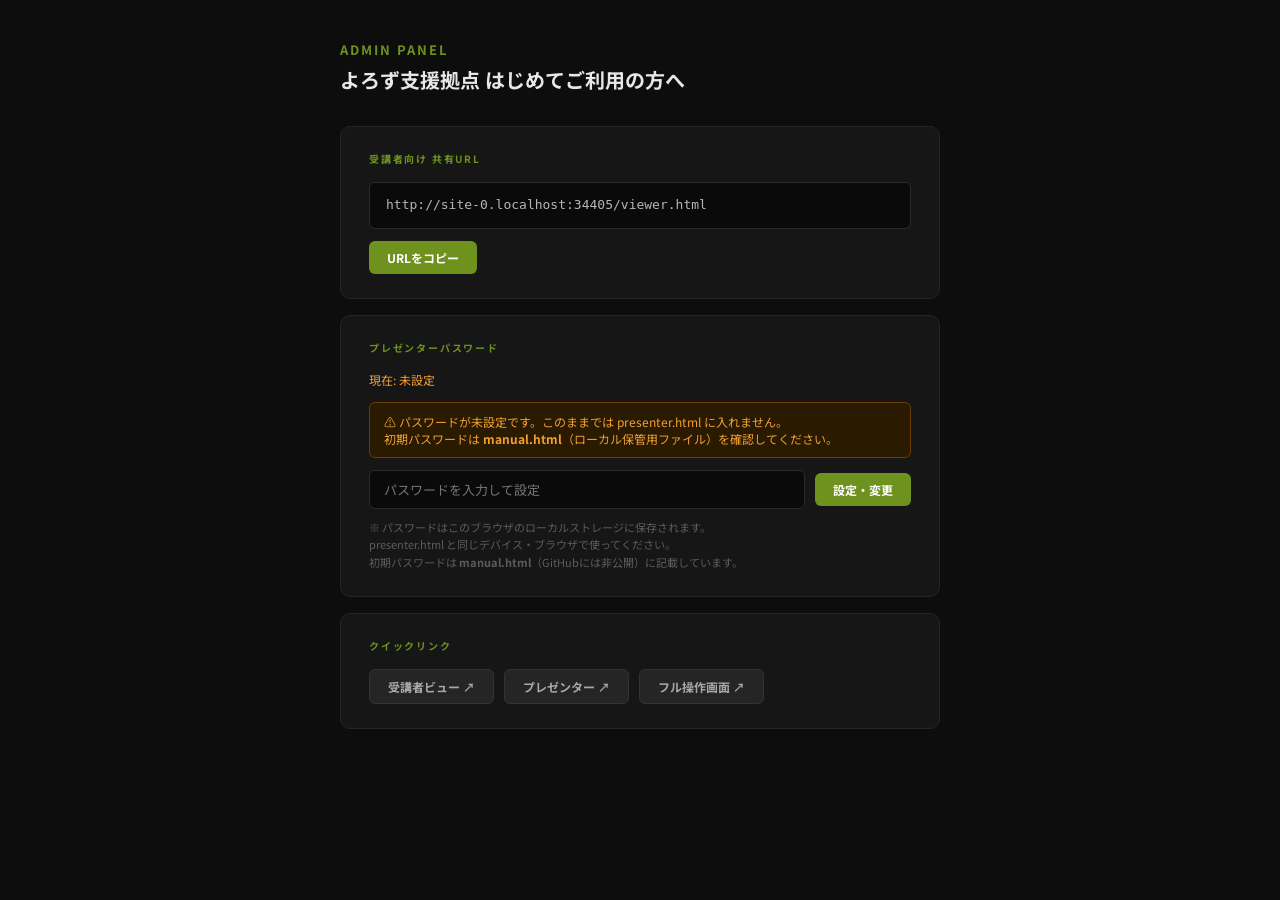
<file: admin.html>
﻿<!DOCTYPE html>
<html lang="ja">
<head>
  <meta charset="UTF-8">
  <meta name="viewport" content="width=device-width, initial-scale=1.0">
  <title>管理画面 — よろず支援拠点 はじめてご利用の方へ</title>
  <link rel="preconnect" href="https://fonts.googleapis.com">
  <link rel="preconnect" href="https://fonts.gstatic.com" crossorigin>
  <link href="https://fonts.googleapis.com/css2?family=Noto+Sans+JP:wght@300;400;500;700&display=swap" rel="stylesheet">
  <style>
    *, *::before, *::after { box-sizing: border-box; margin: 0; padding: 0; }
    body {
      background: #0d0d0d;
      color: rgba(255,255,255,.85);
      font-family: 'Noto Sans JP', sans-serif;
      min-height: 100vh;
      display: flex;
      flex-direction: column;
      align-items: center;
      padding: 40px 20px 60px;
    }
    .admin-header {
      width: 100%;
      max-width: 600px;
      margin-bottom: 32px;
    }
    .admin-header h1 {
      font-size: 13px;
      font-weight: 700;
      color: #6F911D;
      letter-spacing: .15em;
      text-transform: uppercase;
      margin-bottom: 6px;
    }
    .admin-header p {
      font-size: 20px;
      font-weight: 700;
      color: rgba(255,255,255,.9);
    }
    .card {
      width: 100%;
      max-width: 600px;
      background: #161616;
      border: 1px solid #252525;
      border-radius: 10px;
      padding: 24px 28px;
      margin-bottom: 16px;
    }
    .card-title {
      font-size: 10px;
      font-weight: 700;
      color: #6F911D;
      letter-spacing: .18em;
      text-transform: uppercase;
      margin-bottom: 16px;
    }
    .url-box {
      background: #0a0a0a;
      border: 1px solid #2a2a2a;
      border-radius: 6px;
      padding: 12px 16px;
      font-size: 13px;
      color: rgba(255,255,255,.7);
      word-break: break-all;
      margin-bottom: 12px;
      font-family: monospace;
      line-height: 1.6;
    }
    .btn {
      display: inline-flex;
      align-items: center;
      gap: 6px;
      padding: 8px 18px;
      border-radius: 6px;
      border: none;
      font-size: 12px;
      font-weight: 700;
      font-family: 'Noto Sans JP', sans-serif;
      cursor: pointer;
      transition: background .15s;
    }
    .btn-primary { background: #6F911D; color: #fff; }
    .btn-primary:hover { background: #5e7a18; }
    .btn-ghost {
      background: #252525;
      color: rgba(255,255,255,.6);
      border: 1px solid #333;
    }
    .btn-ghost:hover { background: #303030; color: #fff; }
    .feedback {
      display: inline-block;
      margin-left: 10px;
      font-size: 11px;
      color: #6F911D;
      font-weight: 700;
      opacity: 0;
      transition: opacity .2s;
    }
    .feedback.show { opacity: 1; }
    .form-row {
      display: flex;
      gap: 10px;
      align-items: center;
    }
    .form-input {
      flex: 1;
      background: #0a0a0a;
      border: 1px solid #2a2a2a;
      border-radius: 6px;
      padding: 9px 14px;
      font-size: 13px;
      color: rgba(255,255,255,.85);
      font-family: 'Noto Sans JP', sans-serif;
      outline: none;
      transition: border-color .15s;
    }
    .form-input:focus { border-color: #6F911D; }
    .pwd-hint {
      font-size: 11px;
      color: rgba(255,255,255,.3);
      margin-top: 10px;
      line-height: 1.6;
    }
    .pwd-current {
      font-size: 12px;
      color: rgba(255,255,255,.45);
      margin-bottom: 14px;
    }
    .links-row {
      display: flex;
      gap: 10px;
      flex-wrap: wrap;
    }
    a.btn { text-decoration: none; }
    .divider {
      width: 100%;
      max-width: 600px;
      height: 1px;
      background: #1e1e1e;
      margin: 8px 0 16px;
    }
  </style>
</head>
<body>
  <div class="admin-header">
    <h1>Admin Panel</h1>
    <p>よろず支援拠点 はじめてご利用の方へ</p>
  </div>

  <!-- 共有URL -->
  <div class="card">
    <div class="card-title">受講者向け 共有URL</div>
    <div class="url-box" id="share-url-display">—</div>
    <button class="btn btn-primary" onclick="copyShareUrl()">URLをコピー</button>
    <span class="feedback" id="copy-feedback">コピーしました</span>
  </div>

  <!-- パスワード変更 -->
  <div class="card">
    <div class="card-title">プレゼンターパスワード</div>
    <div class="pwd-current" id="pwd-current-label"></div>
    <div id="pwd-warning" style="display:none;background:#2a1a00;border:1px solid #6b3d00;border-radius:6px;padding:10px 14px;font-size:12px;color:#f0a030;margin-bottom:12px;">
      ⚠ パスワードが未設定です。このままでは presenter.html に入れません。<br>初期パスワードは <strong>manual.html</strong>（ローカル保管用ファイル）を確認してください。
    </div>
    <div class="form-row">
      <input type="password" class="form-input" id="new-pwd-input" placeholder="パスワードを入力して設定">
      <button class="btn btn-primary" onclick="savePassword()">設定・変更</button>
    </div>
    <div class="pwd-hint">
      ※ パスワードはこのブラウザのローカルストレージに保存されます。<br>
      presenter.html と同じデバイス・ブラウザで使ってください。<br>
      初期パスワードは <strong>manual.html</strong>（GitHubには非公開）に記載しています。
    </div>
  </div>

  <!-- クイックリンク -->
  <div class="card">
    <div class="card-title">クイックリンク</div>
    <div class="links-row">
      <a class="btn btn-ghost" id="link-viewer" href="viewer.html" target="_blank">受講者ビュー ↗</a>
      <a class="btn btn-ghost" href="presenter.html" target="_blank">プレゼンター ↗</a>
      <a class="btn btn-ghost" href="index.html" target="_blank">フル操作画面 ↗</a>
    </div>
  </div>

  <script>
    var PWD_KEY = 'presenterPwd';

    /* ---- Share URL ---- */
    var shareUrl = location.href.replace(/admin\.html.*$/, 'viewer.html');
    document.getElementById('share-url-display').textContent = shareUrl;
    document.getElementById('link-viewer').href = shareUrl;

    function copyShareUrl() {
      navigator.clipboard.writeText(shareUrl).then(function () {
        var fb = document.getElementById('copy-feedback');
        fb.classList.add('show');
        setTimeout(function () { fb.classList.remove('show'); }, 2000);
      }).catch(function () {
        prompt('URLをコピーしてください:', shareUrl);
      });
    }

    /* ---- Password ---- */
    function updatePwdLabel() {
      var stored = localStorage.getItem(PWD_KEY);
      var el      = document.getElementById('pwd-current-label');
      var warnEl  = document.getElementById('pwd-warning');
      if (stored) {
        el.textContent       = '現在: ' + '●'.repeat(Math.min(stored.length, 16)) + '（設定済み）';
        el.style.color       = 'rgba(255,255,255,.45)';
        warnEl.style.display = 'none';
      } else {
        el.textContent       = '現在: 未設定';
        el.style.color       = '#f0a030';
        warnEl.style.display = 'block';
      }
    }
    updatePwdLabel();

    function savePassword() {
      var input = document.getElementById('new-pwd-input');
      var newPwd = input.value.trim();
      if (!newPwd) { alert('パスワードを入力してください'); return; }
      localStorage.setItem(PWD_KEY, newPwd);
      input.value = '';
      updatePwdLabel();
      alert('パスワードを変更しました。次回 presenter.html を開いたとき反映されます。');
    }

    document.getElementById('new-pwd-input').addEventListener('keydown', function (e) {
      if (e.key === 'Enter') savePassword();
    });
  </script>
</body>
</html>
</file>
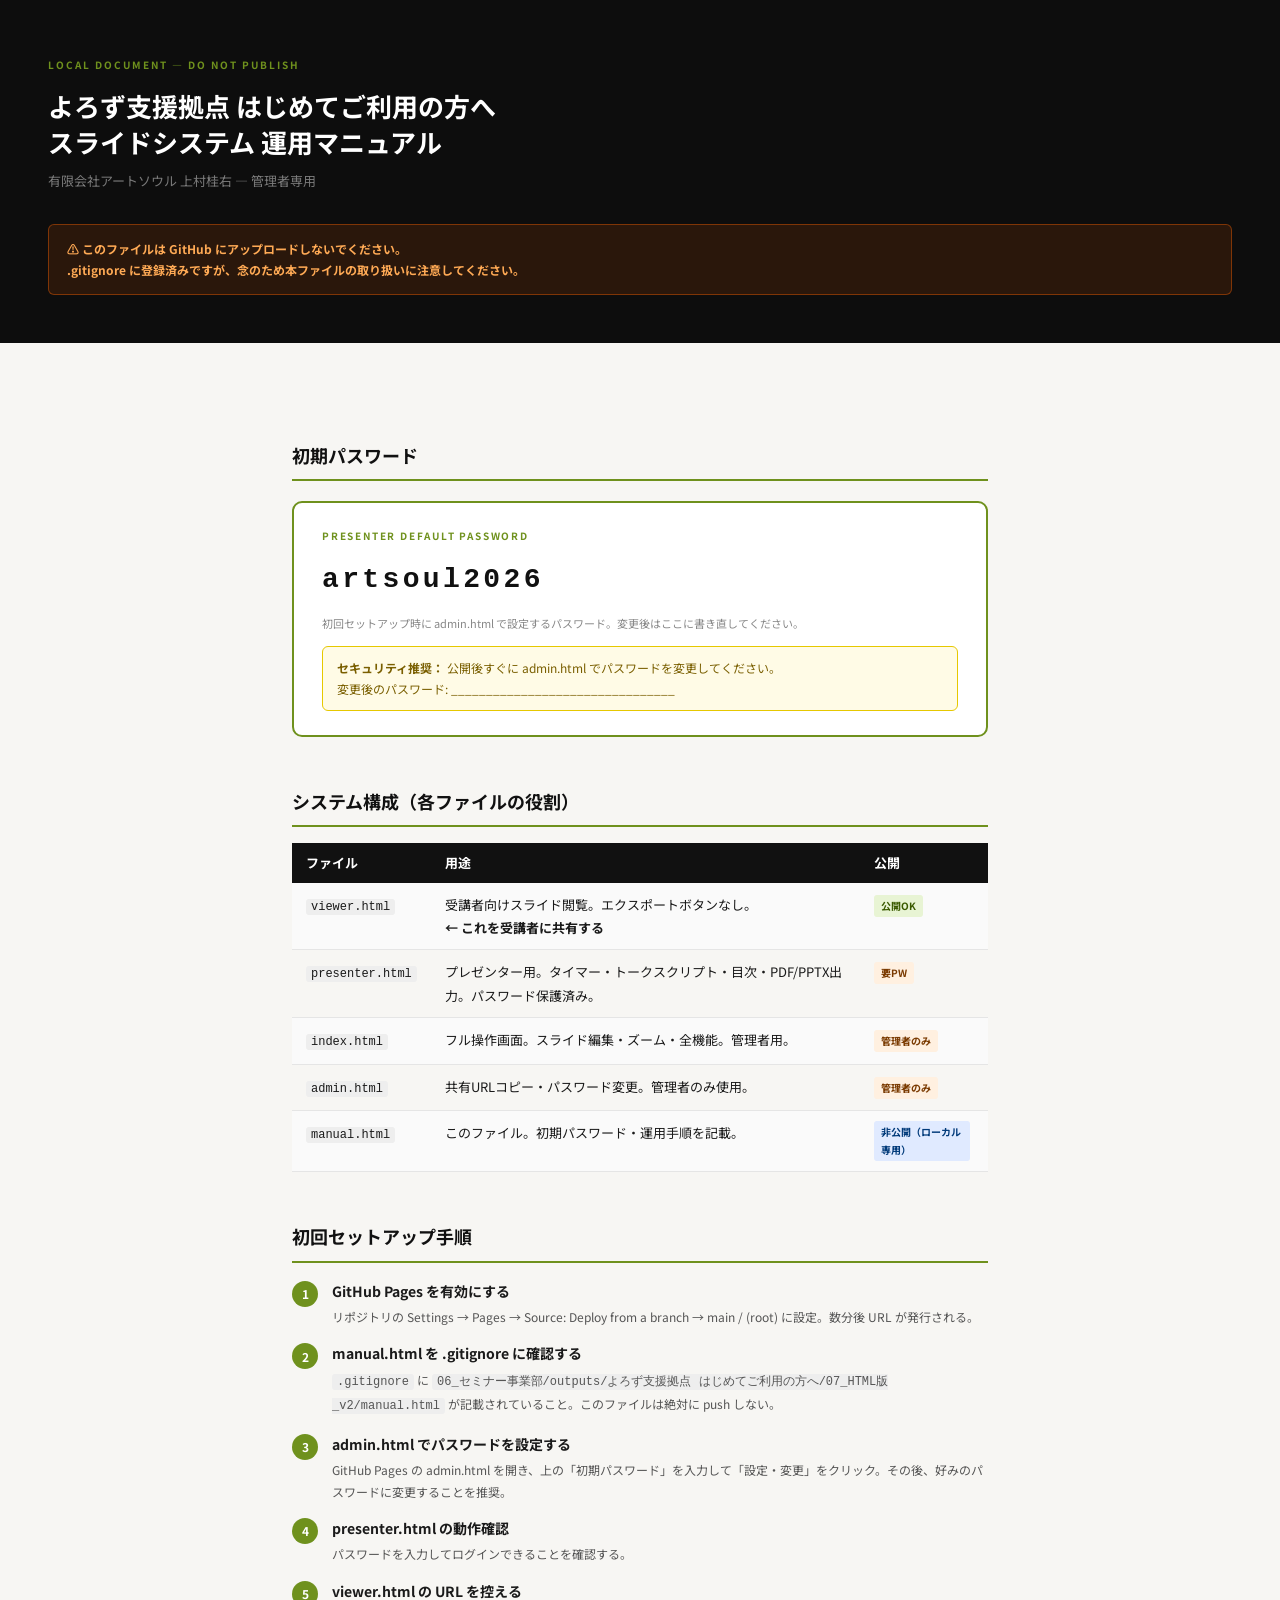
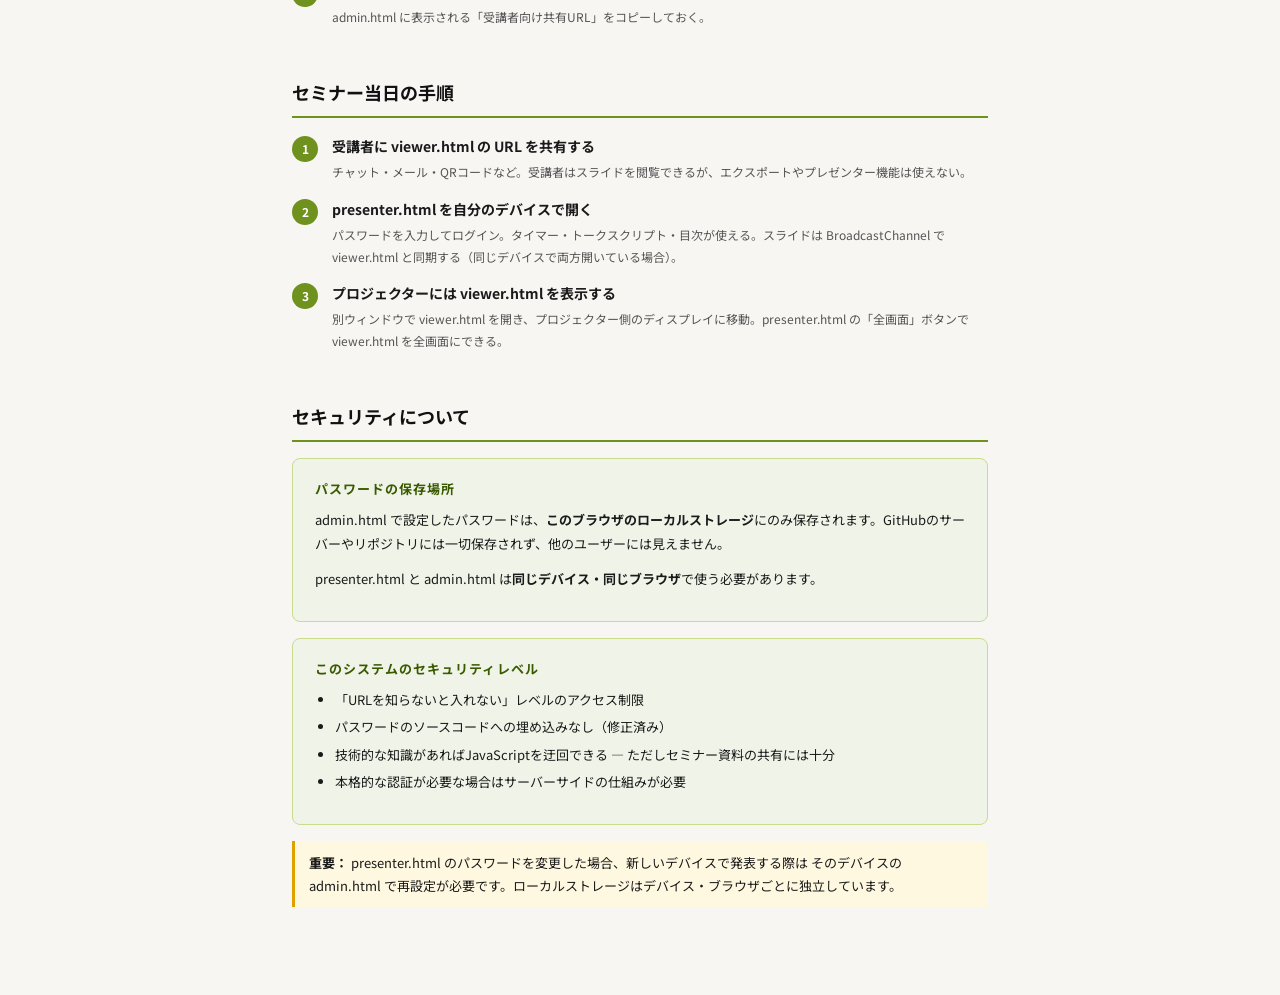
<file: manual.html>
﻿<!DOCTYPE html>
<html lang="ja">
<head>
  <meta charset="UTF-8">
  <meta name="viewport" content="width=device-width, initial-scale=1.0">
  <title>運用マニュアル — よろず支援拠点 はじめてご利用の方へ スライドシステム</title>
  <link rel="preconnect" href="https://fonts.googleapis.com">
  <link rel="preconnect" href="https://fonts.gstatic.com" crossorigin>
  <link href="https://fonts.googleapis.com/css2?family=Noto+Sans+JP:wght@300;400;500;700&display=swap" rel="stylesheet">
  <style>
    *, *::before, *::after { box-sizing: border-box; margin: 0; padding: 0; }
    body {
      background: #f7f6f3;
      color: #1a1a1a;
      font-family: 'Noto Sans JP', sans-serif;
      font-size: 14px;
      line-height: 1.8;
      padding: 0 0 80px;
    }
    .cover {
      background: #0d0d0d;
      color: #fff;
      padding: 56px 48px 48px;
    }
    .cover-tag {
      font-size: 10px;
      font-weight: 700;
      color: #6F911D;
      letter-spacing: .2em;
      text-transform: uppercase;
      margin-bottom: 14px;
    }
    .cover h1 {
      font-size: 26px;
      font-weight: 700;
      line-height: 1.4;
      margin-bottom: 8px;
    }
    .cover-sub {
      font-size: 13px;
      color: rgba(255,255,255,.45);
      margin-bottom: 32px;
    }
    .cover-warning {
      background: rgba(255,100,0,.12);
      border: 1px solid rgba(255,100,0,.4);
      border-radius: 6px;
      padding: 14px 18px;
      font-size: 12px;
      color: #ffaa55;
      font-weight: 700;
      line-height: 1.7;
    }
    .content {
      max-width: 760px;
      margin: 0 auto;
      padding: 48px 32px 0;
    }
    h2 {
      font-size: 18px;
      font-weight: 700;
      margin: 48px 0 16px;
      padding-bottom: 8px;
      border-bottom: 2px solid #6F911D;
      color: #111;
    }
    h3 {
      font-size: 13px;
      font-weight: 700;
      margin: 24px 0 8px;
      color: #333;
      text-transform: uppercase;
      letter-spacing: .08em;
    }
    p { margin-bottom: 12px; }
    ul, ol { padding-left: 20px; margin-bottom: 12px; }
    li { margin-bottom: 4px; }

    /* Password box */
    .pwd-box {
      background: #fff;
      border: 2px solid #6F911D;
      border-radius: 10px;
      padding: 24px 28px;
      margin: 20px 0;
    }
    .pwd-box-label {
      font-size: 10px;
      font-weight: 700;
      color: #6F911D;
      letter-spacing: .18em;
      text-transform: uppercase;
      margin-bottom: 10px;
    }
    .pwd-value {
      font-size: 28px;
      font-weight: 700;
      color: #111;
      letter-spacing: .12em;
      font-family: monospace;
      margin-bottom: 8px;
    }
    .pwd-note {
      font-size: 11px;
      color: #888;
    }
    .pwd-change-note {
      background: #fffbe6;
      border: 1px solid #e6c800;
      border-radius: 6px;
      padding: 10px 14px;
      font-size: 12px;
      color: #7a5f00;
      margin-top: 12px;
    }

    /* URL table */
    .url-table {
      width: 100%;
      border-collapse: collapse;
      margin: 16px 0;
      font-size: 13px;
    }
    .url-table th {
      background: #111;
      color: #fff;
      padding: 8px 14px;
      text-align: left;
      font-weight: 700;
    }
    .url-table td {
      padding: 10px 14px;
      border-bottom: 1px solid #e5e5e5;
      vertical-align: top;
    }
    .url-table tr:nth-child(even) td { background: #fafafa; }
    .tag {
      display: inline-block;
      font-size: 10px;
      font-weight: 700;
      padding: 2px 7px;
      border-radius: 3px;
      margin-right: 4px;
    }
    .tag-public  { background: #e8f4d4; color: #3a5a00; }
    .tag-private { background: #fff0e0; color: #7a3a00; }
    .tag-local   { background: #e0eaff; color: #003a7a; }

    /* Steps */
    .step-list { list-style: none; padding: 0; }
    .step-list li {
      display: flex;
      gap: 14px;
      margin-bottom: 14px;
      align-items: flex-start;
    }
    .step-num {
      flex-shrink: 0;
      width: 26px;
      height: 26px;
      background: #6F911D;
      color: #fff;
      border-radius: 50%;
      font-size: 12px;
      font-weight: 700;
      display: flex;
      align-items: center;
      justify-content: center;
      margin-top: 2px;
    }
    .step-body { flex: 1; }
    .step-title { font-weight: 700; margin-bottom: 2px; }
    .step-desc  { font-size: 12px; color: #555; }

    /* Security note */
    .security-box {
      background: #f0f4e8;
      border: 1px solid #c8dc8c;
      border-radius: 8px;
      padding: 18px 22px;
      margin: 16px 0;
      font-size: 13px;
    }
    .security-box h3 { margin-top: 0; color: #3a5a00; }

    code {
      background: #eee;
      padding: 1px 5px;
      border-radius: 3px;
      font-family: monospace;
      font-size: 12px;
    }
    .notice {
      background: #fff8e0;
      border-left: 3px solid #e0a000;
      padding: 10px 14px;
      margin: 12px 0;
      font-size: 13px;
    }
  </style>
</head>
<body>

<div class="cover">
  <div class="cover-tag">Local Document — Do Not Publish</div>
  <h1>よろず支援拠点 はじめてご利用の方へ<br>スライドシステム 運用マニュアル</h1>
  <div class="cover-sub">有限会社アートソウル 上村桂右 — 管理者専用</div>
  <div class="cover-warning">
    ⚠ このファイルは GitHub にアップロードしないでください。<br>
    .gitignore に登録済みですが、念のため本ファイルの取り扱いに注意してください。
  </div>
</div>

<div class="content">

  <!-- ========== 初期パスワード ========== -->
  <h2>初期パスワード</h2>

  <div class="pwd-box">
    <div class="pwd-box-label">Presenter Default Password</div>
    <div class="pwd-value">artsoul2026</div>
    <div class="pwd-note">初回セットアップ時に admin.html で設定するパスワード。変更後はここに書き直してください。</div>
    <div class="pwd-change-note">
      <strong>セキュリティ推奨：</strong> 公開後すぐに admin.html でパスワードを変更してください。<br>
      変更後のパスワード: ________________________________
    </div>
  </div>

  <!-- ========== システム構成 ========== -->
  <h2>システム構成（各ファイルの役割）</h2>

  <table class="url-table">
    <tr>
      <th>ファイル</th>
      <th>用途</th>
      <th>公開</th>
    </tr>
    <tr>
      <td><code>viewer.html</code></td>
      <td>受講者向けスライド閲覧。エクスポートボタンなし。<br><strong>← これを受講者に共有する</strong></td>
      <td><span class="tag tag-public">公開OK</span></td>
    </tr>
    <tr>
      <td><code>presenter.html</code></td>
      <td>プレゼンター用。タイマー・トークスクリプト・目次・PDF/PPTX出力。パスワード保護済み。</td>
      <td><span class="tag tag-private">要PW</span></td>
    </tr>
    <tr>
      <td><code>index.html</code></td>
      <td>フル操作画面。スライド編集・ズーム・全機能。管理者用。</td>
      <td><span class="tag tag-private">管理者のみ</span></td>
    </tr>
    <tr>
      <td><code>admin.html</code></td>
      <td>共有URLコピー・パスワード変更。管理者のみ使用。</td>
      <td><span class="tag tag-private">管理者のみ</span></td>
    </tr>
    <tr>
      <td><code>manual.html</code></td>
      <td>このファイル。初期パスワード・運用手順を記載。</td>
      <td><span class="tag tag-local">非公開（ローカル専用）</span></td>
    </tr>
  </table>

  <!-- ========== 初期セットアップ ========== -->
  <h2>初回セットアップ手順</h2>

  <ul class="step-list">
    <li>
      <div class="step-num">1</div>
      <div class="step-body">
        <div class="step-title">GitHub Pages を有効にする</div>
        <div class="step-desc">リポジトリの Settings → Pages → Source: Deploy from a branch → main / (root) に設定。数分後 URL が発行される。</div>
      </div>
    </li>
    <li>
      <div class="step-num">2</div>
      <div class="step-body">
        <div class="step-title">manual.html を .gitignore に確認する</div>
        <div class="step-desc"><code>.gitignore</code> に <code>06_セミナー事業部/outputs/よろず支援拠点 はじめてご利用の方へ/07_HTML版_v2/manual.html</code> が記載されていること。このファイルは絶対に push しない。</div>
      </div>
    </li>
    <li>
      <div class="step-num">3</div>
      <div class="step-body">
        <div class="step-title">admin.html でパスワードを設定する</div>
        <div class="step-desc">GitHub Pages の admin.html を開き、上の「初期パスワード」を入力して「設定・変更」をクリック。その後、好みのパスワードに変更することを推奨。</div>
      </div>
    </li>
    <li>
      <div class="step-num">4</div>
      <div class="step-body">
        <div class="step-title">presenter.html の動作確認</div>
        <div class="step-desc">パスワードを入力してログインできることを確認する。</div>
      </div>
    </li>
    <li>
      <div class="step-num">5</div>
      <div class="step-body">
        <div class="step-title">viewer.html の URL を控える</div>
        <div class="step-desc">admin.html に表示される「受講者向け共有URL」をコピーしておく。</div>
      </div>
    </li>
  </ul>

  <!-- ========== セミナー当日の手順 ========== -->
  <h2>セミナー当日の手順</h2>

  <ul class="step-list">
    <li>
      <div class="step-num">1</div>
      <div class="step-body">
        <div class="step-title">受講者に viewer.html の URL を共有する</div>
        <div class="step-desc">チャット・メール・QRコードなど。受講者はスライドを閲覧できるが、エクスポートやプレゼンター機能は使えない。</div>
      </div>
    </li>
    <li>
      <div class="step-num">2</div>
      <div class="step-body">
        <div class="step-title">presenter.html を自分のデバイスで開く</div>
        <div class="step-desc">パスワードを入力してログイン。タイマー・トークスクリプト・目次が使える。スライドは BroadcastChannel で viewer.html と同期する（同じデバイスで両方開いている場合）。</div>
      </div>
    </li>
    <li>
      <div class="step-num">3</div>
      <div class="step-body">
        <div class="step-title">プロジェクターには viewer.html を表示する</div>
        <div class="step-desc">別ウィンドウで viewer.html を開き、プロジェクター側のディスプレイに移動。presenter.html の「全画面」ボタンで viewer.html を全画面にできる。</div>
      </div>
    </li>
  </ul>

  <!-- ========== セキュリティについて ========== -->
  <h2>セキュリティについて</h2>

  <div class="security-box">
    <h3>パスワードの保存場所</h3>
    <p>admin.html で設定したパスワードは、<strong>このブラウザのローカルストレージ</strong>にのみ保存されます。GitHubのサーバーやリポジトリには一切保存されず、他のユーザーには見えません。</p>
    <p>presenter.html と admin.html は<strong>同じデバイス・同じブラウザ</strong>で使う必要があります。</p>
  </div>

  <div class="security-box">
    <h3>このシステムのセキュリティレベル</h3>
    <ul>
      <li>「URLを知らないと入れない」レベルのアクセス制限</li>
      <li>パスワードのソースコードへの埋め込みなし（修正済み）</li>
      <li>技術的な知識があればJavaScriptを迂回できる — ただしセミナー資料の共有には十分</li>
      <li>本格的な認証が必要な場合はサーバーサイドの仕組みが必要</li>
    </ul>
  </div>

  <div class="notice">
    <strong>重要：</strong> presenter.html のパスワードを変更した場合、新しいデバイスで発表する際は
    そのデバイスの admin.html で再設定が必要です。ローカルストレージはデバイス・ブラウザごとに独立しています。
  </div>

</div>
</body>
</html>
</file>
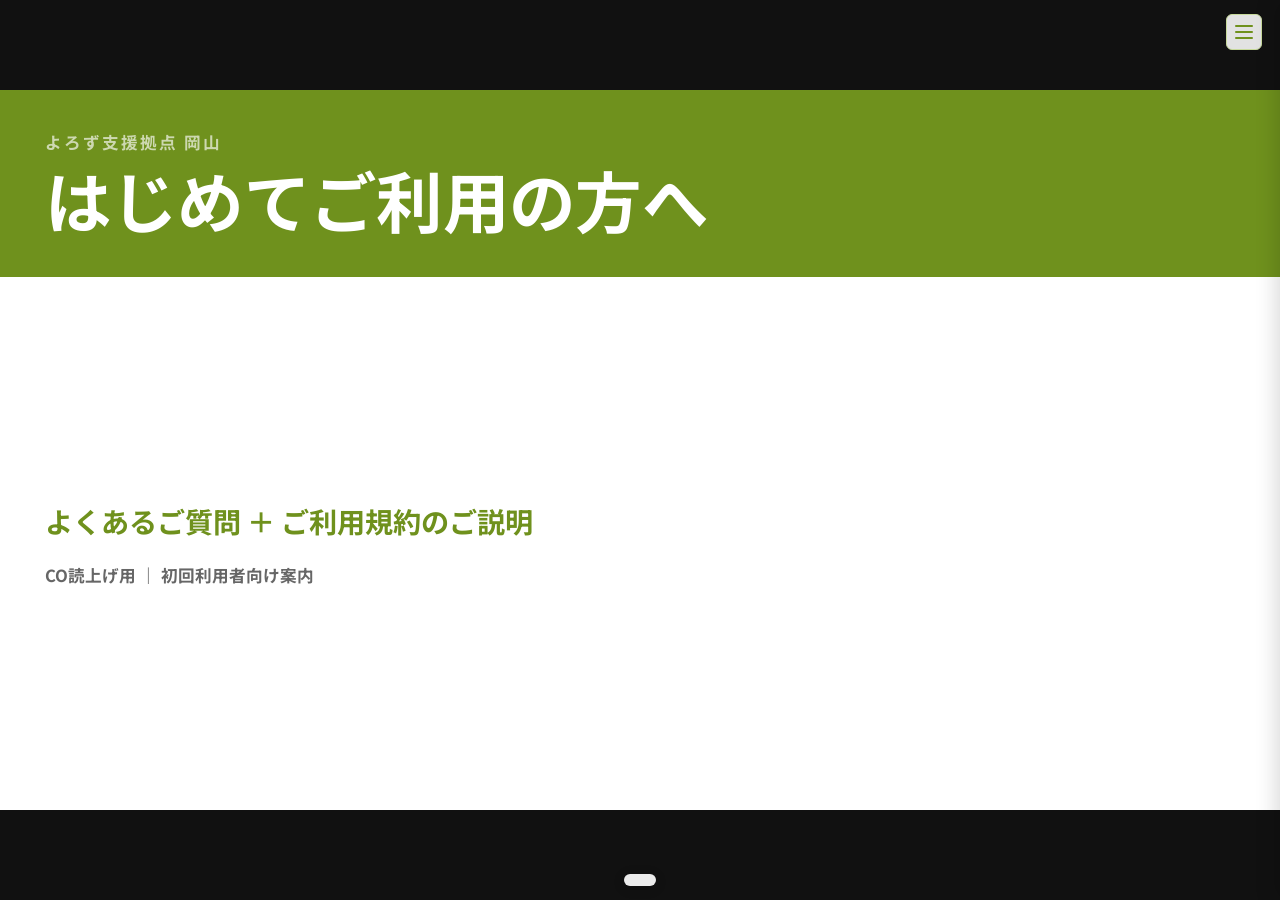
<file: viewer.html>
﻿<!DOCTYPE html>
<html lang="ja">
<head>
  <meta charset="UTF-8">
  <meta name="viewport" content="width=device-width, initial-scale=1.0">
  <title>よろず支援拠点 はじめてご利用の方へ</title>
  <link rel="preconnect" href="https://fonts.googleapis.com">
  <link rel="preconnect" href="https://fonts.gstatic.com" crossorigin>
  <link href="https://fonts.googleapis.com/css2?family=Noto+Sans+JP:wght@300;400;500;700&display=swap" rel="stylesheet">
  <link rel="stylesheet" href="css/style.css">
</head>
<body>
  <div class="slide-stage"></div>

  <nav class="section-nav"></nav>

  <button class="sidebar-toggle" aria-label="メニュー">
    <span></span><span></span><span></span>
  </button>
  <div class="sidebar-backdrop"></div>
  <aside class="sidebar">
    <div class="sidebar-title">よろず支援拠点 はじめてご利用の方へ</div>
    <div class="sidebar-list"></div>
  </aside>

  <script src="js/slides.js"></script>
  <script src="js/app.js"></script>
</body>
</html>
</file>
<file: css/style.css>
/* =============================================
   契約書AIチェックセミナー — kei_model テーマ
   ============================================= */

/* --- CSS Variables (kei_model) --- */
:root {
  --c-primary:       #6F911D;
  --c-primary-dark:  #5E791A;
  --c-primary-mid:   #A6BE54;
  --c-primary-light: #C7D99B;
  --c-primary-pale:  #E8F1D8;
  --c-accent:        #FABE00;
  --c-accent-blue:   #38B6FF;
  --c-dark:          #333333;
  --c-mid:           #404040;
  --c-text:          #333333;
  --c-text-sub:      #666666;
  --c-line:          #C7D99B;
  --c-base:          #ffffff;
  --c-gray-light:    #F5F8ED;
  --c-risk-h:        #c0392b;
  --c-risk-m:        #e67e22;
  --c-risk-l:        #27ae60;
  --tz:              1;
}

/* --- Reset --- */
*, *::before, *::after { box-sizing: border-box; margin: 0; padding: 0; }

body {
  font-family: 'Noto Sans JP', 'Hiragino Sans', 'Meiryo', sans-serif;
  background: #111;
  overflow: hidden;
  color: var(--c-text);
  font-weight: 700;
}

/* =============================================
   SLIDE STAGE
   ============================================= */
.slide-stage {
  position: fixed;
  inset: 0;
  overflow: hidden;
}

/* =============================================
   BASE SLIDE
   ============================================= */
.slide {
  position: absolute;
  top: 50%;
  left: 50%;
  transform: translate(-50%, -50%);
  width: 100vw;
  height: 100vh;
  max-width: calc(100vh * 16 / 9);
  max-height: calc(100vw * 9 / 16);
  background: var(--c-base);
  overflow: hidden;
  opacity: 0;
  pointer-events: none;
  transition: opacity .15s ease;
  container-type: inline-size;
  display: flex;
  flex-direction: column;
}

.slide.active {
  opacity: 1;
  pointer-events: auto;
  z-index: 1;
}

/* =============================================
   SLIDE TYPES — kei_model
   ============================================= */

/* ── Type A: Cover ── */
.slide-cover {
  background: var(--c-base);
  flex-direction: column;
}

.slide-cover-bar {
  background: var(--c-primary);
  width: 100%;
  min-height: 26%;
  display: flex;
  flex-direction: column;
  justify-content: center;
  padding: 2cqw 3.5cqw;
  flex-shrink: 0;
  position: relative;
}

.slide-cover-tag {
  font-size: calc(1.3cqw * var(--tz));
  color: rgba(255,255,255,.65);
  letter-spacing: .12em;
  margin-bottom: .5cqw;
}

.slide-cover-title {
  font-size: calc(5.2cqw * var(--tz));
  font-weight: 700;
  color: #fff;
  line-height: 1.15;
  letter-spacing: -.01em;
}

.slide-cover-body {
  flex: 1;
  display: flex;
  flex-direction: column;
  justify-content: center;
  padding: 2cqw 3.5cqw;
  gap: 1.2cqw;
}

.slide-cover-sub {
  font-size: calc(2.2cqw * var(--tz));
  font-weight: 700;
  color: var(--c-primary);
}

.slide-cover-meta {
  font-size: calc(1.3cqw * var(--tz));
  color: var(--c-text-sub);
  margin-top: .5cqw;
}

.slide-cover-brand {
  position: absolute;
  right: 3.5cqw;
  bottom: 2cqw;
  font-size: calc(1.3cqw * var(--tz));
  color: var(--c-primary);
}

/* ── Type B: Section Divider ── */
.slide-section {
  background: var(--c-dark);
  color: #fff;
  justify-content: center;
  align-items: center;
  text-align: center;
}

.s-section-accent-bar {
  width: 4cqw;
  height: .3cqw;
  background: var(--c-accent);
  border-radius: 99px;
  margin: 0 auto 1.2cqw;
}

.s-section-chapter {
  font-size: calc(1.2cqw * var(--tz));
  font-weight: 700;
  letter-spacing: .25em;
  color: var(--c-accent);
}

.s-section-title {
  font-size: calc(4.2cqw * var(--tz));
  font-weight: 700;
  line-height: 1.2;
  color: #fff;
  margin-top: .6cqw;
}

.s-section-lead {
  font-size: calc(1.8cqw * var(--tz));
  color: rgba(255,255,255,.65);
  margin-top: .8cqw;
}

/* ── Type C: Impact / Question ── */
.slide-impact {
  background: var(--c-mid);
  flex-direction: column;
  justify-content: center;
}

.s-impact-tag {
  font-size: calc(2.4cqw * var(--tz));
  font-weight: 700;
  color: var(--c-primary);
  padding: 0 3.5cqw 1cqw;
}

.s-impact-main {
  font-size: calc(5.2cqw * var(--tz));
  font-weight: 700;
  color: #fff;
  line-height: 1.4;
  padding: 0 3.5cqw;
}

.s-impact-main em {
  color: var(--c-accent);
  font-style: normal;
}

.s-impact-main .green { color: var(--c-primary-light); }

.s-impact-sub {
  font-size: calc(1.8cqw * var(--tz));
  color: rgba(255,255,255,.6);
  padding: 1.2cqw 3.5cqw 0;
}

/* ── Quote ── */
.slide-quote {
  background: var(--c-primary-pale);
  justify-content: center;
  align-items: center;
}

.s-quote-mark {
  font-size: 8cqw;
  color: var(--c-primary-light);
  line-height: .7;
  display: block;
  text-align: left;
  padding-left: 5cqw;
  margin-bottom: .5cqw;
}

.s-quote {
  font-size: calc(3.4cqw * var(--tz));
  font-weight: 700;
  line-height: 1.7;
  text-align: center;
  color: var(--c-primary-dark);
  padding: 0 6cqw;
}

/* ── Metric (big number) ── */
.slide-metric {
  background: var(--c-dark);
  justify-content: center;
  align-items: center;
  text-align: center;
}

.s-metric-lead {
  font-size: calc(2cqw * var(--tz));
  color: rgba(255,255,255,.55);
  margin-bottom: .8cqw;
}

.s-metric-value {
  font-size: calc(11cqw * var(--tz));
  font-weight: 700;
  color: var(--c-accent);
  line-height: 1;
  letter-spacing: -.02em;
}

.s-metric-unit {
  font-size: calc(3.5cqw * var(--tz));
  color: #fff;
  font-weight: 700;
  margin-top: .3cqw;
}

.s-metric-desc {
  font-size: calc(2.2cqw * var(--tz));
  color: #fff;
  margin-top: .8cqw;
}

.s-metric-source {
  font-size: calc(1.1cqw * var(--tz));
  color: rgba(255,255,255,.4);
  margin-top: 1.2cqw;
}

/* ── Ending ── */
.slide-ending {
  background: var(--c-primary);
  color: #fff;
  justify-content: center;
  align-items: center;
  text-align: center;
}

.s-ending-main {
  font-size: calc(4cqw * var(--tz));
  font-weight: 700;
  line-height: 1.4;
  max-width: 72cqw;
}

.s-ending-sub {
  font-size: calc(1.8cqw * var(--tz));
  color: rgba(255,255,255,.75);
  margin-top: 2cqw;
  font-weight: 400;
}

.s-ending-bar {
  width: 4cqw;
  height: .3cqw;
  background: var(--c-accent);
  border-radius: 99px;
  margin: 1.8cqw auto;
}

/* =============================================
   SLIDE LAYOUT PRIMITIVES
   ============================================= */
.slide-header {
  padding: 2cqw 3.5cqw 0;
  border-bottom: .2cqw solid var(--c-line);
  padding-bottom: 1cqw;
  flex-shrink: 0;
}

.slide-h2 {
  font-size: calc(3.1cqw * var(--tz));
  font-weight: 700;
  color: var(--c-primary);
}

.slide-content {
  flex: 1;
  padding: 1.8cqw 3.5cqw;
  display: flex;
  flex-direction: column;
  justify-content: center;
  gap: 1cqw;
  overflow: hidden;
}

.slide-content-center {
  align-items: center;
  text-align: center;
}

/* =============================================
   TYPOGRAPHY
   ============================================= */
.slide-h1 { font-size: calc(5.5cqw * var(--tz)); font-weight: 700; color: var(--c-primary); }
.slide-h3 { font-size: calc(2.3cqw * var(--tz)); font-weight: 700; color: var(--c-primary); }
.slide-body { font-size: calc(2.3cqw * var(--tz)); line-height: 1.7; }
.slide-caption { font-size: calc(1.45cqw * var(--tz)); color: var(--c-text-sub); }

/* =============================================
   LIST STYLES
   ============================================= */
.s-list {
  list-style: none;
  display: flex;
  flex-direction: column;
  gap: .6cqw;
}

.s-list li {
  font-size: calc(2.05cqw * var(--tz));
  line-height: 1.55;
  padding-left: 1.4cqw;
  position: relative;
  color: var(--c-text);
}

.s-list li::before {
  content: '●';
  position: absolute;
  left: 0;
  color: var(--c-primary-mid);
  font-size: 1cqw;
  top: .38cqw;
}

.s-list li.s-list-head {
  font-weight: 700;
  color: var(--c-primary);
  font-size: calc(2.15cqw * var(--tz));
  margin-top: .5cqw;
}

.s-list li.s-list-head::before { content: none; }

.s-list li.s-list-sub {
  font-size: calc(1.75cqw * var(--tz));
  color: var(--c-text-sub);
  padding-left: 2.2cqw;
}

.s-list li.s-list-sub::before {
  content: '─';
  color: var(--c-primary-mid);
  font-size: 1.3cqw;
  top: .28cqw;
  left: .8cqw;
}

.s-list li.s-list-callout {
  background: var(--c-primary-pale);
  border-left: .3cqw solid var(--c-primary);
  padding: .7cqw 1.2cqw;
  border-radius: 0 .5cqw .5cqw 0;
  font-weight: 700;
  color: var(--c-primary-dark);
  margin-top: .5cqw;
}

.s-list li.s-list-callout::before { content: none; }

.s-list li.s-list-arrow {
  color: var(--c-text-sub);
  font-size: calc(1.85cqw * var(--tz));
  padding-left: 1.8cqw;
}

.s-list li.s-list-arrow::before {
  content: '→';
  color: var(--c-accent);
  font-size: 1.5cqw;
  top: .25cqw;
}

.s-list li.s-list-q {
  font-weight: 700;
  color: var(--c-primary);
  font-size: calc(2.05cqw * var(--tz));
  margin-top: .7cqw;
}

.s-list li.s-list-q::before { content: none; }

/* =============================================
   METRIC NUMBER  (inline, light bg)
   ============================================= */
.s-inline-metric {
  display: flex;
  flex-direction: column;
  align-items: center;
  gap: .3cqw;
}

.s-inline-num {
  font-size: calc(8cqw * var(--tz));
  font-weight: 700;
  color: var(--c-primary);
  line-height: 1;
}

.s-inline-unit { font-size: calc(2.5cqw * var(--tz)); color: var(--c-text); }
.s-inline-desc { font-size: calc(1.6cqw * var(--tz)); color: var(--c-text-sub); }

/* =============================================
   COMPARISON LAYOUT
   ============================================= */
.s-compare {
  display: grid;
  grid-template-columns: 1fr 1fr;
  gap: 2cqw;
  flex: 1;
}

.s-compare-col {
  border-radius: .8cqw;
  padding: 1.8cqw;
  display: flex;
  flex-direction: column;
  gap: 1cqw;
}

.s-compare-col.neutral {
  background: #f5f5f5;
  border: .15cqw solid #ddd;
}

.s-compare-col.positive {
  background: var(--c-primary-pale);
  border: .2cqw solid var(--c-primary-light);
}

.s-compare-badge {
  display: inline-flex;
  align-items: center;
  gap: .5cqw;
  font-size: calc(1.25cqw * var(--tz));
  font-weight: 700;
  letter-spacing: .05em;
  padding: .35cqw 1cqw;
  border-radius: 99px;
}

.neutral .s-compare-badge {
  background: #ddd;
  color: var(--c-text-sub);
}

.positive .s-compare-badge {
  background: var(--c-primary);
  color: #fff;
}

.s-compare-title {
  font-size: calc(2.1cqw * var(--tz));
  font-weight: 700;
  color: var(--c-text);
}

.positive .s-compare-title { color: var(--c-primary); }

.s-compare-items {
  list-style: none;
  display: flex;
  flex-direction: column;
  gap: .6cqw;
}

.s-compare-items li {
  font-size: calc(1.75cqw * var(--tz));
  line-height: 1.5;
  padding-left: 1.4cqw;
  position: relative;
  color: var(--c-text);
}

.s-compare-items li::before {
  content: '✓';
  position: absolute;
  left: 0;
  font-size: 1.1cqw;
  top: .15cqw;
}

.neutral .s-compare-items li::before { color: #aaa; }
.positive .s-compare-items li::before { color: var(--c-primary); }

/* =============================================
   PROCESS FLOW
   ============================================= */
.s-flow {
  display: flex;
  align-items: stretch;
  gap: 0;
  flex: 1;
}

.s-flow-step {
  flex: 1;
  display: flex;
  flex-direction: column;
  align-items: center;
  text-align: center;
  padding: 1.5cqw .8cqw;
  background: var(--c-primary-pale);
  border-radius: .8cqw;
  position: relative;
}

.s-flow-step + .s-flow-step {
  margin-left: 2.5cqw;
}

.s-flow-step + .s-flow-step::before {
  content: '▶';
  position: absolute;
  left: -1.8cqw;
  top: 50%;
  transform: translateY(-50%);
  color: var(--c-primary-mid);
  font-size: 1.3cqw;
}

.s-flow-num {
  width: 3cqw;
  height: 3cqw;
  border-radius: 50%;
  background: var(--c-primary);
  color: #fff;
  font-size: 1.5cqw;
  font-weight: 700;
  display: flex;
  align-items: center;
  justify-content: center;
  margin-bottom: .8cqw;
  flex-shrink: 0;
}

.s-flow-label {
  font-size: calc(1.9cqw * var(--tz));
  font-weight: 700;
  color: var(--c-primary);
  margin-bottom: .4cqw;
}

.s-flow-desc {
  font-size: calc(1.5cqw * var(--tz));
  color: var(--c-text-sub);
  line-height: 1.5;
}

/* =============================================
   PROMPT / CODE BOX
   ============================================= */
.s-prompt-wrap { position: relative; }

.s-prompt-box {
  background: #F5F8ED;
  border: .1cqw solid var(--c-line);
  border-left: .4cqw solid var(--c-primary);
  border-radius: 0 .6cqw .6cqw 0;
  padding: 1.2cqw 1.5cqw;
  font-family: 'Noto Sans JP', monospace;
  font-size: calc(1.65cqw * var(--tz));
  white-space: pre-wrap;
  line-height: 1.7;
  color: #334155;
  overflow-y: auto;
  max-height: 55cqh;
}

.s-prompt-copy {
  position: absolute;
  top: .6cqw;
  right: .6cqw;
  background: var(--c-primary);
  color: #fff;
  border: none;
  border-radius: .3cqw;
  padding: .3cqw .8cqw;
  font-size: calc(1.3cqw * var(--tz));
  cursor: pointer;
  font-family: 'Noto Sans JP', sans-serif;
  font-weight: 700;
  transition: background .15s;
}

.s-prompt-copy:hover { background: var(--c-primary-dark); }

/* =============================================
   RISK ITEMS
   ============================================= */
.s-risk-list {
  display: flex;
  flex-direction: column;
  gap: .8cqw;
  overflow-y: auto;
  flex: 1;
}

.s-risk-item {
  border: .1cqw solid var(--c-line);
  border-radius: .6cqw;
  overflow: hidden;
}

.s-risk-header {
  display: flex;
  align-items: center;
  gap: .8cqw;
  padding: .65cqw 1.2cqw;
  background: var(--c-gray-light);
}

.s-risk-badge {
  font-size: calc(1.1cqw * var(--tz));
  font-weight: 700;
  padding: .2cqw .75cqw;
  border-radius: 99px;
  color: #fff;
  flex-shrink: 0;
}

.s-risk-badge.high { background: var(--c-risk-h); }
.s-risk-badge.mid  { background: var(--c-risk-m); }
.s-risk-badge.low  { background: var(--c-risk-l); }
.s-risk-badge.info { background: var(--c-primary); }

.s-risk-title {
  font-size: calc(1.75cqw * var(--tz));
  font-weight: 700;
  color: var(--c-text);
}

.s-risk-body {
  padding: .8cqw 1.2cqw;
  font-size: calc(1.6cqw * var(--tz));
  line-height: 1.55;
  color: var(--c-text);
}

.s-risk-sub {
  font-size: calc(1.3cqw * var(--tz));
  color: var(--c-text-sub);
  margin-top: .3cqw;
}

.s-risk-proposal {
  background: var(--c-primary-pale);
  border-left: .25cqw solid var(--c-primary);
  padding: .5cqw .8cqw;
  border-radius: 0 .3cqw .3cqw 0;
  font-size: calc(1.4cqw * var(--tz));
  color: var(--c-primary-dark);
  margin-top: .4cqw;
}

/* =============================================
   ROUTE SELECTOR
   ============================================= */
.s-routes {
  display: grid;
  grid-template-columns: 1fr 1fr 1fr;
  gap: 1.5cqw;
}

.s-route-card {
  background: var(--c-primary-pale);
  border: .15cqw solid var(--c-primary-light);
  border-radius: .8cqw;
  padding: 1.2cqw;
  display: flex;
  flex-direction: column;
  gap: .6cqw;
}

.s-route-label {
  font-size: calc(1.3cqw * var(--tz));
  font-weight: 700;
  color: var(--c-primary);
  letter-spacing: .08em;
}

.s-route-title {
  font-size: calc(1.7cqw * var(--tz));
  font-weight: 700;
  color: var(--c-text);
}

.s-route-desc {
  font-size: calc(1.45cqw * var(--tz));
  color: var(--c-text-sub);
  line-height: 1.5;
}

.s-card-items {
  list-style: none;
  display: flex;
  flex-direction: column;
  gap: .5cqw;
  margin-top: .5cqw;
}

.s-card-items li {
  font-size: calc(1.4cqw * var(--tz));
  color: var(--c-text-sub);
  line-height: 1.55;
  padding-left: 1.2cqw;
  position: relative;
}

.s-card-items li::before {
  content: '›';
  position: absolute;
  left: 0;
  color: var(--c-primary-mid);
  font-size: 1.4cqw;
  font-weight: 700;
  line-height: 1.3;
}

/* =============================================
   STEP ROWS
   ============================================= */
.s-steps {
  display: flex;
  flex-direction: column;
  gap: .7cqw;
}

.s-step-row {
  display: flex;
  align-items: flex-start;
  gap: 1cqw;
  background: var(--c-primary-pale);
  border-radius: .5cqw;
  padding: .9cqw 1.2cqw;
}

.s-step-num {
  flex-shrink: 0;
  width: 2.4cqw;
  height: 2.4cqw;
  border-radius: 50%;
  background: var(--c-primary);
  color: #fff;
  font-size: 1.25cqw;
  font-weight: 700;
  display: flex;
  align-items: center;
  justify-content: center;
}

.s-step-text {
  font-size: calc(1.85cqw * var(--tz));
  line-height: 1.5;
  color: var(--c-text);
}

.s-step-sub {
  font-size: calc(1.45cqw * var(--tz));
  color: var(--c-text-sub);
  margin-top: .2cqw;
}

/* =============================================
   CALLOUT / HIGHLIGHT BOX
   ============================================= */
.s-callout {
  background: #FFFBEB;
  border-left: .3cqw solid var(--c-accent);
  padding: .8cqw 1.2cqw;
  border-radius: 0 .5cqw .5cqw 0;
  font-size: calc(1.75cqw * var(--tz));
  color: var(--c-text);
  margin-top: .5cqw;
}

.s-callout strong { color: #a07800; }

/* 番号バッジ型ポイント */
.s-point-list {
  display: flex;
  flex-direction: column;
  gap: 1.2cqw;
  flex: 1;
  justify-content: center;
}

.s-point-row {
  display: flex;
  align-items: flex-start;
  gap: 1.5cqw;
  background: var(--c-primary-pale);
  border-radius: .6cqw;
  padding: 1.2cqw 1.5cqw;
}

.s-point-badge {
  flex-shrink: 0;
  min-width: 3cqw;
  height: 3cqw;
  border-radius: .5cqw;
  background: var(--c-primary);
  color: #fff;
  font-size: 1.5cqw;
  font-weight: 700;
  display: flex;
  align-items: center;
  justify-content: center;
  padding: 0 .6cqw;
}

.s-point-content {}

.s-point-title {
  font-size: calc(2.05cqw * var(--tz));
  font-weight: 700;
  color: var(--c-primary);
}

.s-point-desc {
  font-size: calc(1.65cqw * var(--tz));
  color: var(--c-text-sub);
  margin-top: .25cqw;
  line-height: 1.5;
}

/* =============================================
   SECTION NAV
   ============================================= */
.section-nav {
  position: fixed;
  bottom: 14px;
  left: 50%;
  transform: translateX(-50%);
  z-index: 50;
  display: flex;
  flex-wrap: wrap;
  justify-content: center;
  gap: 4px 12px;
  max-width: 60vw;
  background: rgba(255,255,255,.92);
  backdrop-filter: blur(8px);
  padding: 6px 16px;
  border-radius: 999px;
  box-shadow: 0 2px 12px rgba(0,0,0,.18);
  transition: background .2s;
}

.section-nav-item {
  font-size: 11px;
  color: #555;
  cursor: pointer;
  padding: 2px 4px;
  font-weight: 700;
  white-space: nowrap;
  transition: color .15s;
}

.section-nav-item:hover { color: var(--c-primary); }

.section-nav-item.current {
  color: var(--c-primary);
  font-weight: 700;
}

.section-nav.on-dark {
  background: rgba(20,20,20,.82);
}
.section-nav.on-dark .section-nav-item { color: rgba(255,255,255,.65); }
.section-nav.on-dark .section-nav-item:hover { color: #fff; }
.section-nav.on-dark .section-nav-item.current { color: #fff; font-weight: 700; }

/* =============================================
   SIDEBAR
   ============================================= */
.sidebar-toggle {
  position: fixed;
  top: 14px;
  right: 18px;
  width: 36px;
  height: 36px;
  background: rgba(255,255,255,.88);
  border: 1px solid var(--c-line);
  border-radius: 6px;
  z-index: 60;
  cursor: pointer;
  display: flex;
  flex-direction: column;
  align-items: center;
  justify-content: center;
  gap: 4px;
  backdrop-filter: blur(6px);
}

.sidebar-toggle span {
  display: block;
  width: 18px;
  height: 2px;
  background: var(--c-primary);
  border-radius: 2px;
}

.sidebar-backdrop {
  position: fixed;
  inset: 0;
  background: rgba(0,0,0,.4);
  opacity: 0;
  pointer-events: none;
  transition: opacity .2s;
  z-index: 70;
}

.sidebar-backdrop.open { opacity: 1; pointer-events: auto; }

.sidebar {
  position: fixed;
  top: 0;
  right: 0;
  width: 320px;
  height: 100vh;
  background: #fff;
  box-shadow: -4px 0 20px rgba(0,0,0,.15);
  transform: translateX(100%);
  transition: transform .25s;
  z-index: 80;
  overflow-y: auto;
  padding: 20px 16px;
}

.sidebar.open { transform: translateX(0); }

.sidebar-title {
  font-size: 14px;
  font-weight: 700;
  color: var(--c-primary);
  margin-bottom: 14px;
  letter-spacing: .03em;
  padding-bottom: 10px;
  border-bottom: 1px solid var(--c-line);
}

.sidebar-item {
  display: flex;
  gap: 8px;
  padding: 5px 6px;
  font-size: 11px;
  color: var(--c-text);
  cursor: pointer;
  border-radius: 4px;
  transition: background .12s;
}

.sidebar-item:hover { background: var(--c-primary-pale); }

.sidebar-item.current { background: var(--c-primary); color: #fff; }
.sidebar-item.current .sidebar-item-num { color: rgba(255,255,255,.7); }

.sidebar-item-num {
  font-weight: 700;
  min-width: 20px;
  color: var(--c-primary-mid);
  flex-shrink: 0;
}

/* =============================================
   SCRIPT PANEL (presenter mode only — hidden in main view)
   ============================================= */
.script-trigger { display: none; }
.script-panel   { display: none; }

.script-label {
  font-size: 9px;
  font-weight: 700;
  color: var(--c-primary-mid);
  letter-spacing: .2em;
  text-transform: uppercase;
  margin-bottom: 6px;
}

.script-text {
  font-size: 13px;
  line-height: 1.65;
  white-space: pre-wrap;
  color: rgba(255,255,255,.85);
  font-weight: 400;
}

/* =============================================
   EXPORT BAR
   ============================================= */
.export-bar {
  position: fixed;
  bottom: 14px;
  right: 18px;
  display: flex;
  gap: 6px;
  z-index: 50;
  align-items: center;
}

.export-bar button {
  font-size: 11px;
  font-weight: 700;
  font-family: 'Noto Sans JP', sans-serif;
  background: rgba(255,255,255,.88);
  border: 1px solid var(--c-line);
  border-radius: 5px;
  padding: 5px 10px;
  cursor: pointer;
  backdrop-filter: blur(6px);
  color: var(--c-text);
  transition: background .15s;
}

.export-bar button:hover { background: var(--c-primary-pale); }

.zoom-out,
.zoom-in {
  font-size: 15px !important;
  padding: 3px 10px !important;
  line-height: 1;
  min-width: 28px;
}

.zoom-reset {
  font-size: 10px !important;
  padding: 5px 7px !important;
  color: var(--c-text-sub) !important;
  letter-spacing: .03em;
}

.zoom-level-display {
  font-size: 10px;
  font-weight: 700;
  color: var(--c-text-sub);
  background: rgba(255,255,255,.88);
  border: 1px solid var(--c-line);
  border-radius: 5px;
  padding: 5px 7px;
  line-height: 1;
  backdrop-filter: blur(6px);
  user-select: none;
  min-width: 36px;
  text-align: center;
}

.export-bar .zoom-group {
  display: flex;
  gap: 3px;
  align-items: center;
  padding-left: 8px;
  border-left: 1px solid var(--c-line);
  margin-left: 4px;
}

.presenter-btn {
  background: var(--c-primary) !important;
  color: #fff !important;
  border-color: var(--c-primary-dark) !important;
  margin-left: 6px;
}
.presenter-btn:hover { background: var(--c-primary-dark) !important; }

/* ── プレゼンター起動中: 運営者向けバーを非表示 ── */
body.presenter-active .export-bar {
  display: none !important;
}

/* 代わりに「LIVE」バッジを右下に表示 */
body.presenter-active::after {
  content: '● LIVE';
  position: fixed;
  bottom: 14px;
  right: 18px;
  font-size: 10px;
  font-weight: 700;
  color: #fff;
  background: rgba(192,57,43,.88);
  backdrop-filter: blur(6px);
  padding: 4px 10px;
  border-radius: 4px;
  z-index: 55;
  letter-spacing: .1em;
  pointer-events: none;
  font-family: 'Noto Sans JP', sans-serif;
}

/* =============================================
   EDIT MODE
   ============================================= */

.edit-mode-btn {
  font-size: 11px;
  font-weight: 700;
  font-family: 'Noto Sans JP', sans-serif;
  background: #2e2e2e;
  color: rgba(255,255,255,.6);
  border: 1px solid #484848;
  border-radius: 5px;
  padding: 5px 12px;
  cursor: pointer;
  transition: background .15s, color .15s, border-color .15s;
}

.edit-mode-btn:hover { background: var(--c-primary); color: #fff !important; border-color: var(--c-primary) !important; }
.edit-mode-btn.active { background: var(--c-primary) !important; color: #fff !important; border-color: var(--c-primary-dark) !important; }

/* ── Edit toolbar (hidden until active) ── */
.edit-toolbar {
  display: none;
  align-items: center;
  gap: 3px;
}

.edit-toolbar.show { display: flex; }

.et-sep {
  width: 1px;
  height: 18px;
  background: rgba(255,255,255,.12);
  flex-shrink: 0;
  margin: 0 3px;
}

.et-btn {
  font-size: 11px;
  font-weight: 700;
  font-family: 'Noto Sans JP', sans-serif;
  background: #2e2e2e;
  color: rgba(255,255,255,.7);
  border: 1px solid #484848;
  border-radius: 4px;
  padding: 4px 9px;
  cursor: pointer;
  transition: background .12s, color .12s, border-color .12s;
  line-height: 1.3;
  min-width: 28px;
  text-align: center;
}

.et-btn:hover  { background: var(--c-primary); color: #fff; border-color: var(--c-primary); }
.et-btn.active { background: var(--c-primary); color: #fff; border-color: var(--c-primary); }

.et-btn-italic    { font-style: italic; }
.et-btn-underline { text-decoration: underline; }

.et-color-wrap {
  display: flex;
  align-items: center;
  gap: 4px;
  padding: 3px 8px;
  background: #2e2e2e;
  border: 1px solid #484848;
  border-radius: 4px;
  cursor: pointer;
  transition: background .12s;
}

.et-color-wrap:hover { background: #3a3a3a; }

.et-color-label {
  font-size: 12px;
  font-weight: 700;
  color: rgba(255,255,255,.7);
  font-family: 'Noto Sans JP', sans-serif;
  line-height: 1;
  pointer-events: none;
}

#et-color {
  width: 22px;
  height: 14px;
  border: none;
  padding: 0;
  background: transparent;
  cursor: pointer;
  flex-shrink: 0;
}

.et-btn-danger { color: rgba(255,120,100,.75); }
.et-btn-danger:hover { background: #c0392b !important; color: #fff !important; border-color: #c0392b !important; }

.et-saved {
  font-size: 10px;
  color: var(--c-primary);
  font-family: 'Noto Sans JP', sans-serif;
  font-weight: 700;
  opacity: 0;
  transition: opacity .4s;
  white-space: nowrap;
  min-width: 36px;
  padding-left: 2px;
}

.et-saved.show { opacity: 1; }

/* ── Slide outline when editing ── */
body.edit-mode .slide.active {
  cursor: text;
  outline: 2px dashed rgba(111,145,29,.45);
  outline-offset: -3px;
}

body.edit-mode .slide.active:focus-within {
  outline-color: rgba(111,145,29,.85);
  outline-style: solid;
}

.export-overlay {
  position: fixed;
  inset: 0;
  background: rgba(0,0,0,.7);
  z-index: 100;
  display: none;
  align-items: center;
  justify-content: center;
}

.export-overlay.show { display: flex; }

.export-overlay-inner {
  background: #fff;
  border-radius: 10px;
  padding: 32px 40px;
  text-align: center;
  min-width: 260px;
}

.export-overlay-label {
  font-size: 15px;
  font-weight: 700;
  color: var(--c-text);
  margin-bottom: 16px;
}

.export-progress-bar {
  height: 4px;
  background: var(--c-line);
  border-radius: 99px;
  overflow: hidden;
}

.export-progress-fill {
  height: 100%;
  background: var(--c-primary);
  border-radius: 99px;
  width: 0%;
  transition: width .3s ease;
}

/* =============================================
   PRINT (PDF) — A4横 (297×210mm) カラー保持
   ============================================= */
@media print {
  @page { size: 297mm 210mm; margin: 0; }

  /* 背景色・背景画像を必ず印刷する */
  *, *::before, *::after {
    print-color-adjust: exact !important;
    -webkit-print-color-adjust: exact !important;
  }

  body { background: #fff; overflow: visible; }

  .section-nav, .sidebar-toggle, .sidebar, .sidebar-backdrop,
  .script-trigger, .script-panel, .export-bar, .export-overlay {
    display: none !important;
  }

  .slide-stage { position: static; overflow: visible; }

  .slide {
    position: relative !important;
    top: auto !important;
    left: auto !important;
    transform: none !important;
    /* 16:9 at A4 width (297mm). Vertically centered: (210-167)/2 ≈ 21.5mm */
    width: 297mm !important;
    height: 167mm !important;
    max-width: none !important;
    max-height: none !important;
    opacity: 1 !important;
    pointer-events: auto !important;
    page-break-after: always;
    break-after: page;
    margin: 21.5mm 0 !important;
    overflow: hidden;
  }
}
</file>
